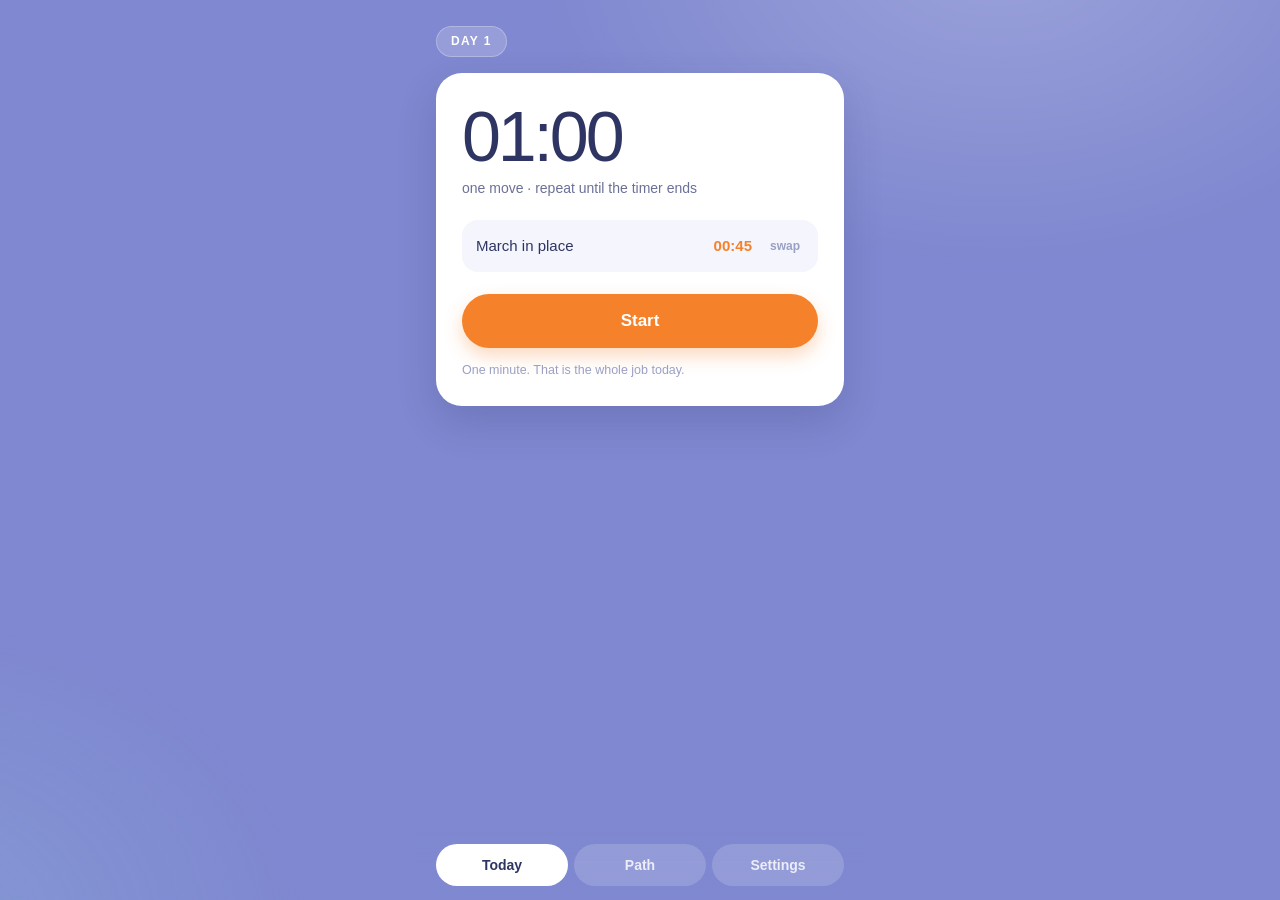
<file: index.html>
<!DOCTYPE html>
<html lang="en">
<head>
<meta charset="UTF-8">
<meta name="viewport" content="width=device-width, initial-scale=1.0, viewport-fit=cover">
<meta name="theme-color" content="#7f88d0">
<meta name="apple-mobile-web-app-capable" content="yes">
<meta name="apple-mobile-web-app-status-bar-style" content="default">
<meta name="apple-mobile-web-app-title" content="Stride">
<title>Stride</title>
<link rel="stylesheet" href="style.css">
</head>
<body>

<div id="app">

  <!-- ================= TODAY ================= -->
  <section id="screen-today" class="screen active">
    <div class="pill" id="day-pill">Day 1</div>

    <div class="card hero" id="today-idle">
      <div class="big-time" id="session-time">1:00</div>
      <div class="sub" id="session-sub">one move · repeat until the timer ends</div>
      <ul class="moves" id="move-list"></ul>
      <button id="btn-start" class="btn">Start</button>
      <p class="note hidden" id="music-note"></p>
      <p class="note" id="today-note"></p>
    </div>

    <div class="card hero hidden" id="today-running">
      <div class="big-time" id="timer-display">1:00</div>
      <div class="sub" id="running-sub"></div>

      <div class="yt-wrap hidden" id="yt-wrap">
        <div id="yt-embed"></div>
        <p class="note">If the music hasn't started, tap play in the player.</p>
      </div>

      <ul class="moves" id="running-list"></ul>

      <div class="motion hidden" id="motion-row">
        <video id="cam-preview" class="cam" playsinline muted autoplay></video>
        <span class="dot" id="motion-dot"></span>
        <span id="motion-text">Still</span>
        <span class="meter"><i id="motion-meter"></i></span>
      </div>

      <button id="btn-done" class="btn">Done</button>
      <p class="note" id="running-note"></p>
    </div>

    <div class="card hero hidden" id="today-complete">
      <div class="big-time">90</div>
      <div class="sub">days complete</div>
      <h2 class="h2">You built it.</h2>
      <p class="note">Ninety sessions, a minute at a time. That is how habits actually form.</p>
    </div>
  </section>

  <!-- ================= PATH ================= -->
  <section id="screen-journey" class="screen">
    <div class="pill">Your path</div>

    <div class="card flush">
      <div class="art" id="scene"></div>
      <div class="art-body">
        <div class="step" id="step-line">Step 0 of 90</div>
        <div class="forecast" id="forecast"></div>
        <div class="stats">
          <div><span class="n" id="stat-done">0</span><span class="l">done</span></div>
          <div><span class="n" id="stat-missed">0</span><span class="l">missed</span></div>
          <div><span class="n" id="stat-day">1</span><span class="l">day</span></div>
        </div>
      </div>
    </div>

    <p class="note center">Finish today and you move into the green. Skip and you slip back to the red. One step at a time — never a reset.</p>
  </section>

  <!-- ================= SETTINGS ================= -->
  <section id="screen-settings" class="screen">
    <div class="pill">Settings</div>

    <div class="card">
      <h2 class="h2">Music</h2>
      <div class="segmented" id="music-modes">
        <button class="seg" data-mode="builtin">Stride</button>
        <button class="seg" data-mode="none">None</button>
        <button class="seg" data-mode="file">My file</button>
        <button class="seg" data-mode="link">Link</button>
      </div>
      <p class="note" id="music-status"></p>

      <div class="sub-block hidden" id="file-row">
        <label class="filebtn">
          <input type="file" id="file-input">
          <span>Choose an audio file</span>
        </label>
        <p class="note" id="file-status"></p>
      </div>

      <div class="sub-block hidden" id="link-row">
        <input type="text" id="link-input" placeholder="https://youtube.com/...">
        <button id="btn-link-save" class="btn ghost">Save link</button>
        <p class="note" id="link-status"></p>
        <p class="note hidden" id="link-warn"></p>
      </div>
    </div>

    <div class="card">
      <h2 class="h2">Motion</h2>
      <div class="row">
        <span class="row-label">Camera watches movement</span>
        <label class="switch"><input type="checkbox" id="camera-toggle"><span class="slider"></span></label>
      </div>
      <p class="note">With this on, the music plays while you move — and the clock only runs while you move too. Video is analysed on your device and never leaves it.</p>
    </div>

    <div class="card">
      <h2 class="h2">Reminder</h2>
      <div class="row">
        <input type="time" id="reminder-time">
        <button id="btn-reminder-enable" class="btn ghost">Enable</button>
      </div>
      <p class="note" id="reminder-status"></p>
    </div>

    <div class="card">
      <h2 class="h2">Progress</h2>
      <p class="note">Saved on this device automatically. Use a backup code to carry it to another.</p>
      <div class="row wrap">
        <button id="btn-export" class="btn ghost">Copy backup code</button>
        <button id="btn-import" class="btn ghost">Restore</button>
      </div>
      <p class="note" id="backup-status"></p>
      <button id="btn-erase" class="btn danger">Erase everything</button>
    </div>
  </section>

  <nav class="nav">
    <button class="nav-btn active" data-screen="today">Today</button>
    <button class="nav-btn" data-screen="journey">Path</button>
    <button class="nav-btn" data-screen="settings">Settings</button>
  </nav>

</div>

<script src="app.js"></script>
</body>
</html>
</file>
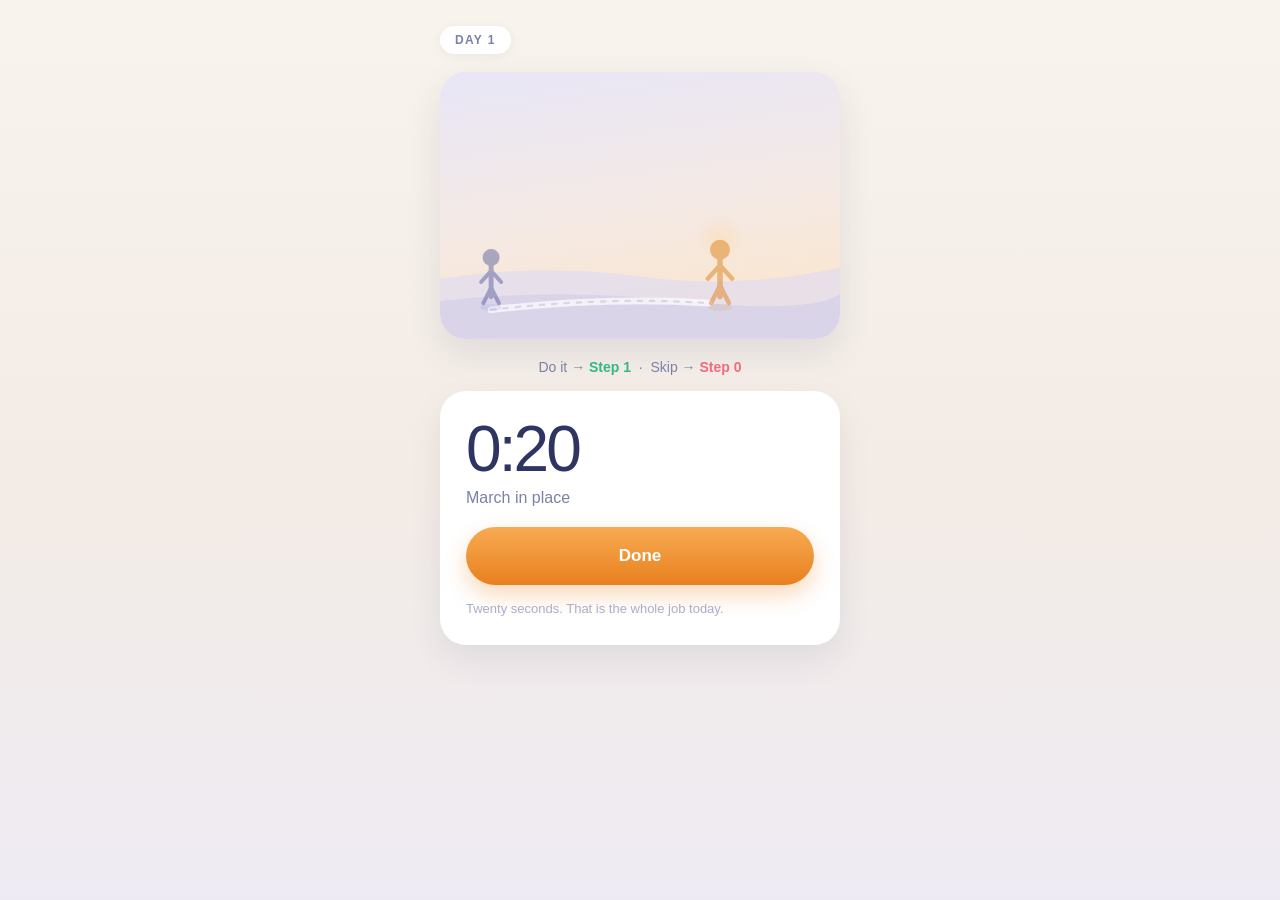
<file: lite/index.html>
<!DOCTYPE html>
<html lang="en">
<head>
<meta charset="UTF-8">
<meta name="viewport" content="width=device-width, initial-scale=1.0, viewport-fit=cover">
<meta name="theme-color" content="#f6efe6">
<meta name="apple-mobile-web-app-capable" content="yes">
<meta name="apple-mobile-web-app-status-bar-style" content="default">
<meta name="apple-mobile-web-app-title" content="Stride Lite">
<title>Stride Lite</title>
<style>
  :root{
    --ink:#2f3563; --soft:#7b81a8; --faint:#a9aec9;
    --card:#ffffff; --line:#eceef8;
    --warm:#f5a03c; --warm-deep:#e8801f;
    --cool:#6f79c9; --good:#35b785; --bad:#ef6b7d;
  }
  *{margin:0;padding:0;box-sizing:border-box;-webkit-tap-highlight-color:transparent}
  html{-webkit-text-size-adjust:100%}
  body{
    min-height:100dvh;
    background:linear-gradient(180deg,#f8f3ec 0%,#f3ece6 55%,#eeeaf3 100%);
    color:var(--ink);
    font-family:-apple-system,BlinkMacSystemFont,"Segoe UI",Inter,Roboto,Helvetica,Arial,sans-serif;
    display:flex;justify-content:center;
  }
  #app{width:100%;max-width:440px;padding:26px 20px 40px;display:flex;flex-direction:column;min-height:100dvh}

  .pill{
    align-self:flex-start;
    font-size:12px;font-weight:700;letter-spacing:.11em;text-transform:uppercase;
    color:var(--soft);background:#fff;border-radius:100px;padding:7px 15px;
    box-shadow:0 2px 10px rgba(47,53,99,.06);
  }

  .scene{margin:18px 0 4px;border-radius:26px;overflow:hidden;background:#efe9f6;
         box-shadow:0 14px 34px rgba(47,53,99,.10)}
  .scene svg{display:block;width:100%;height:auto}
  #walker{transition:transform .9s cubic-bezier(.22,.9,.3,1)}

  .line{text-align:center;font-size:14px;color:var(--soft);margin:16px 0 4px}
  .line .up{color:var(--good);font-weight:700}
  .line .down{color:var(--bad);font-weight:700}

  .card{
    background:var(--card);border-radius:26px;padding:26px;
    box-shadow:0 14px 34px rgba(47,53,99,.09);
    margin-top:12px;
  }
  .time{font-size:64px;font-weight:200;letter-spacing:-.045em;line-height:1;font-variant-numeric:tabular-nums}
  .move{font-size:16px;color:var(--soft);margin-top:8px}
  .hint{font-size:13px;color:var(--faint);margin-top:14px;line-height:1.6}

  .btn{
    width:100%;border:none;border-radius:100px;padding:19px;margin-top:20px;
    font-family:inherit;font-size:17px;font-weight:700;color:#fff;cursor:pointer;
    background:linear-gradient(180deg,#f7ab52,var(--warm-deep));
    box-shadow:0 10px 22px rgba(232,128,31,.30);
    transition:transform .1s ease;
  }
  .btn:active{transform:scale(.975)}
  .btn:disabled{opacity:.55;pointer-events:none}
  .btn.ghost{background:#f4f5fb;color:var(--ink);box-shadow:none;font-size:15px;padding:15px;margin-top:10px}

  .done-card{text-align:center}
  .done-card .big{font-size:26px;font-weight:300;letter-spacing:-.02em;margin-bottom:6px}
  .hidden{display:none!important}
</style>
</head>
<body>
<div id="app">

  <div class="pill" id="pill">Day 1</div>

  <div class="scene" id="scene"></div>

  <div class="line" id="forecast"></div>

  <div class="card" id="card-todo">
    <div class="time" id="time">0:20</div>
    <div class="move" id="move">March in place</div>
    <button class="btn" id="btn-done">Done</button>
    <p class="hint" id="hint"></p>
  </div>

  <div class="card done-card hidden" id="card-done">
    <div class="big">You moved forward.</div>
    <p class="hint" id="done-hint"></p>
    <button class="btn ghost" id="btn-undo">Undo today</button>
  </div>

</div>

<script>
'use strict';

/* Stride Lite — one screen, one button, no music, no camera.
   The whole point: see your future self, take one step toward it. */

const DAYS = 90;
const START_SEC = 20;    // twenty seconds. that is the whole first day.
const END_SEC = 1200;    // twenty minutes by day ninety

const MOVES = ['March in place', 'Squats', 'Wall push-ups', 'Plank', 'Glute bridges'];
const key = 'stride.lite.v1';

let state = { startDate: null, history: [] };

function load() {
  try { const r = localStorage.getItem(key); if (r) state = { ...state, ...JSON.parse(r) }; } catch (e) {}
}
function save() { try { localStorage.setItem(key, JSON.stringify(state)); } catch (e) {} }

const $ = (id) => document.getElementById(id);
const pad = (n) => String(n).padStart(2, '0');

function dayKey(offset) {
  const d = new Date();
  d.setDate(d.getDate() + (offset || 0));
  return d.getFullYear() + '-' + pad(d.getMonth() + 1) + '-' + pad(d.getDate());
}
function daysSince() {
  if (!state.startDate) return 0;
  const s = new Date(state.startDate + 'T00:00:00');
  const t = new Date(); t.setHours(0, 0, 0, 0);
  return Math.max(0, Math.round((t - s) / 86400000));
}
const doneToday = () => state.history.includes(dayKey());

function compute() {
  const set = new Set(state.history);
  const ds = daysSince();
  let comp = 0, missed = 0;
  for (let i = 1; i <= ds; i++) (set.has(dayKey(-i)) ? comp++ : missed++);
  if (doneToday()) comp++;
  return { comp, missed, step: Math.max(0, Math.min(DAYS, comp - missed)), day: ds + 1 };
}

function secondsFor(day) {
  const d = Math.min(Math.max(day, 1), DAYS);
  return Math.round(START_SEC + (d - 1) * ((END_SEC - START_SEC) / (DAYS - 1)));
}
function fmt(s) { s = Math.max(0, Math.round(s)); return Math.floor(s / 60) + ':' + pad(s % 60); }
function moveFor(day) {
  if (day <= 7) return MOVES[0];
  return MOVES[(day - 8) % (MOVES.length - 1) + 1];
}

/* ---------- the future self ---------- */
const W = 360, H = 240;
const clamp01 = (t) => Math.max(0, Math.min(1, t));

function sceneSVG(step) {
  const p = clamp01(step / DAYS);
  // you stand on the left, your future self waits ahead on the right
  const meX = 46 + p * 196;
  const glow = 0.35 + p * 0.65;
  const meBright = 0.45 + p * 0.55;

  return `<svg viewBox="0 0 ${W} ${H}" xmlns="http://www.w3.org/2000/svg">
  <defs>
    <linearGradient id="sky" x1="0" y1="0" x2="0.2" y2="1">
      <stop offset="0" stop-color="#e8e6f7"/>
      <stop offset="60%" stop-color="#f4e9e4"/>
      <stop offset="100%" stop-color="#fbe6cf"/>
    </linearGradient>
    <radialGradient id="halo">
      <stop offset="0" stop-color="#ffd79a" stop-opacity="${(0.85*glow).toFixed(2)}"/>
      <stop offset="100%" stop-color="#ffc478" stop-opacity="0"/>
    </radialGradient>
  </defs>

  <rect width="${W}" height="${H}" fill="url(#sky)"/>

  <!-- horizon -->
  <path d="M0 ${H} L0 186 Q 90 172 180 184 T ${W} 176 L${W} ${H} Z" fill="#e2dcef" opacity="0.75"/>
  <path d="M0 ${H} L0 206 Q 110 194 220 206 T ${W} 200 L${W} ${H} Z" fill="#d8d2ea" opacity="0.8"/>

  <!-- the path between you and your future self -->
  <path d="M46 214 Q 150 202 242 208" fill="none" stroke="#ffffff" stroke-opacity="0.7" stroke-width="6" stroke-linecap="round"/>
  <path d="M46 214 Q 150 202 242 208" fill="none" stroke="#9aa0c4" stroke-opacity="0.35" stroke-width="2" stroke-dasharray="4 7" stroke-linecap="round"/>

  <!-- future self: waiting, glowing -->
  <circle cx="252" cy="150" r="${(58*glow).toFixed(1)}" fill="url(#halo)"/>
  <g transform="translate(252 208)" opacity="${(0.55+0.45*p).toFixed(2)}">
    <ellipse cx="0" cy="4" rx="11" ry="3.2" fill="#c9a06a" opacity="0.30"/>
    <line x1="0" y1="-40" x2="0" y2="-6" stroke="#e08a2e" stroke-width="5" stroke-linecap="round"/>
    <line x1="0" y1="-16" x2="-8" y2="0" stroke="#e08a2e" stroke-width="4" stroke-linecap="round"/>
    <line x1="0" y1="-16" x2="8" y2="0" stroke="#e08a2e" stroke-width="4" stroke-linecap="round"/>
    <line x1="0" y1="-34" x2="-11" y2="-22" stroke="#e08a2e" stroke-width="4" stroke-linecap="round"/>
    <line x1="0" y1="-34" x2="11" y2="-22" stroke="#e08a2e" stroke-width="4" stroke-linecap="round"/>
    <circle cx="0" cy="-48" r="9" fill="#e08a2e"/>
  </g>

  <!-- you, today -->
  <g id="walker" transform="translate(${meX.toFixed(1)} 0)">
    <g transform="translate(0 208)" opacity="${meBright.toFixed(2)}">
      <ellipse cx="0" cy="4" rx="10" ry="3" fill="#6f79c9" opacity="0.25"/>
      <line x1="0" y1="-34" x2="0" y2="-6" stroke="#4d5598" stroke-width="4.4" stroke-linecap="round"/>
      <line x1="0" y1="-14" x2="-7" y2="0" stroke="#4d5598" stroke-width="3.6" stroke-linecap="round"/>
      <line x1="0" y1="-14" x2="7" y2="0" stroke="#4d5598" stroke-width="3.6" stroke-linecap="round"/>
      <line x1="0" y1="-29" x2="-9" y2="-19" stroke="#4d5598" stroke-width="3.6" stroke-linecap="round"/>
      <line x1="0" y1="-29" x2="9" y2="-19" stroke="#4d5598" stroke-width="3.6" stroke-linecap="round"/>
      <circle cx="0" cy="-41" r="7.6" fill="#4d5598"/>
    </g>
  </g>
</svg>`;
}

/* ---------- render ---------- */
function render() {
  const c = compute();
  $('pill').textContent = 'Day ' + c.day;
  $('scene').innerHTML = sceneSVG(c.step);

  const up = Math.min(DAYS, c.step + 1);
  const down = Math.max(0, c.step - 1);
  $('forecast').innerHTML = doneToday()
    ? `Step ${c.step} of ${DAYS} &nbsp;·&nbsp; <span class="up">you moved forward today</span>`
    : `Do it → <span class="up">Step ${up}</span> &nbsp;·&nbsp; Skip → <span class="down">Step ${down}</span>`;

  const done = doneToday();
  $('card-todo').classList.toggle('hidden', done);
  $('card-done').classList.toggle('hidden', !done);

  if (!done) {
    const secs = secondsFor(c.day);
    $('time').textContent = fmt(secs);
    $('move').textContent = moveFor(c.day);
    $('hint').textContent = c.day === 1
      ? 'Twenty seconds. That is the whole job today.'
      : 'That is all. Tap Done when you have finished.';
  } else {
    $('done-hint').textContent = 'Your future self is one step closer. Come back tomorrow.';
  }
}

function markDone() {
  if (!state.startDate) state.startDate = dayKey();
  if (!doneToday()) state.history.push(dayKey());
  save();
  render();
}
function undo() {
  state.history = state.history.filter(d => d !== dayKey());
  save();
  render();
}

load();
$('btn-done').addEventListener('click', markDone);
$('btn-undo').addEventListener('click', undo);
render();
</script>
</body>
</html>
</file>
<file: style.css>
/* Stride — muted periwinkle page, solid white cards, one warm accent.
   The illustration is the interesting part. Everything else stays quiet. */

:root {
  --page: #7f88d0;
  --page-deep: #737cc6;
  --card: #ffffff;
  --card-soft: #f4f5fd;
  --ink: #2f3563;
  --ink-soft: #6b7099;
  --ink-faint: #9aa0c4;
  --line: #e6e8f6;
  --accent: #f5822a;
  --accent-soft: #fff1e4;
  --mint: #9fdfe8;
  --good: #35b785;
  --bad: #ef6b7d;
  --r: 26px;
  --r-sm: 16px;
  --shadow: 0 16px 38px rgba(44, 50, 105, 0.20);
}

* { margin: 0; padding: 0; box-sizing: border-box; -webkit-tap-highlight-color: transparent; }
html { -webkit-text-size-adjust: 100%; }

body {
  min-height: 100dvh;
  background: var(--page);
  color: var(--ink);
  font-family: -apple-system, BlinkMacSystemFont, "Segoe UI", Inter, Roboto, Helvetica, Arial, sans-serif;
  line-height: 1.45;
  display: flex;
  justify-content: center;
  overflow-x: hidden;
}

/* one very soft wash so the flat colour has a little life */
body::before {
  content: "";
  position: fixed; inset: 0;
  pointer-events: none; z-index: 0;
  background:
    radial-gradient(760px 520px at 78% -6%, rgba(255,255,255,0.22), transparent 62%),
    radial-gradient(620px 480px at -8% 104%, rgba(159,223,232,0.20), transparent 66%);
}

#app {
  position: relative; z-index: 1;
  width: 100%; max-width: 448px;
  min-height: 100dvh;
  padding: 26px 20px 118px;
}

.screen { display: none; }
.screen.active { display: block; animation: fade 0.32s ease both; }
@keyframes fade { from { opacity: 0; transform: translateY(8px); } to { opacity: 1; transform: none; } }

/* ---------- pill ---------- */
.pill {
  display: inline-block;
  font-size: 12px; font-weight: 700;
  letter-spacing: 0.11em; text-transform: uppercase;
  color: #fff;
  background: rgba(255,255,255,0.18);
  border: 1px solid rgba(255,255,255,0.26);
  border-radius: 100px;
  padding: 6px 14px;
  margin-bottom: 16px;
}

/* ---------- cards ---------- */
.card {
  background: var(--card);
  border-radius: var(--r);
  padding: 26px;
  margin-bottom: 16px;
  box-shadow: var(--shadow);
}
.card.hero { padding: 30px 26px 26px; }
.card.flush { padding: 0; overflow: hidden; }

.h2 { font-size: 17px; font-weight: 700; margin-bottom: 6px; }

/* ---------- the number ---------- */
.big-time {
  font-size: 70px;
  font-weight: 200;
  letter-spacing: -0.045em;
  line-height: 0.98;
  font-variant-numeric: tabular-nums;
  color: var(--ink);
}
.sub {
  color: var(--ink-soft);
  font-size: 14px;
  margin-top: 6px;
  margin-bottom: 22px;
}

/* ---------- moves ---------- */
.moves { list-style: none; margin-bottom: 22px; display: flex; flex-direction: column; gap: 8px; }

.moves li {
  background: var(--card-soft);
  border-radius: var(--r-sm);
  padding: 13px 14px;
  font-size: 15px;
  display: flex; align-items: center; gap: 10px;
}
.moves li .name { flex: 1; min-width: 0; }
.moves li .t {
  color: var(--accent);
  font-weight: 700;
  font-variant-numeric: tabular-nums;
  white-space: nowrap;
}
.moves li .swap {
  background: transparent;
  border: none;
  color: var(--ink-faint);
  font-size: 12px;
  font-weight: 600;
  font-family: inherit;
  padding: 6px 4px 6px 8px;
  cursor: pointer;
  flex-shrink: 0;
}
.moves li .swap:active { color: var(--accent); }

/* ---------- buttons ---------- */
.btn {
  border: none; width: 100%;
  border-radius: 100px;
  padding: 17px;
  font-size: 17px; font-weight: 700;
  font-family: inherit;
  background: var(--accent);
  color: #fff;
  cursor: pointer;
  box-shadow: 0 8px 18px rgba(245, 130, 42, 0.30);
  transition: transform 0.1s ease;
}
.btn:active { transform: scale(0.975); }
.btn:disabled { opacity: 0.6; pointer-events: none; }
.btn.ghost {
  background: var(--card-soft);
  color: var(--ink);
  box-shadow: none;
  font-size: 14.5px;
  font-weight: 600;
  padding: 12px 18px;
  width: auto;
}
.btn.danger {
  background: transparent;
  color: var(--bad);
  box-shadow: none;
  font-size: 14.5px;
  font-weight: 600;
  padding: 12px 18px;
  border: 1px solid rgba(239,107,125,0.35);
  margin-top: 12px;
}

.hidden { display: none !important; }

.note { color: var(--ink-faint); font-size: 12.5px; line-height: 1.6; margin-top: 12px; }
.note.center { text-align: center; margin-top: 0; }

/* ---------- motion ---------- */
.motion {
  display: flex; align-items: center; gap: 8px;
  background: var(--card-soft);
  border-radius: var(--r-sm);
  padding: 11px 14px; margin-bottom: 16px;
  font-size: 13px; color: var(--ink-soft);
}
.dot { width: 8px; height: 8px; border-radius: 50%; background: var(--ink-faint); flex-shrink: 0; transition: all 0.25s ease; }
.dot.moving { background: var(--good); box-shadow: 0 0 10px rgba(53,183,133,0.6); }

/* small live camera preview — iOS will not render frames from a detached
   <video>, and seeing it also proves the camera is actually working */
.cam {
  width: 46px; height: 35px;
  border-radius: 9px;
  object-fit: cover;
  background: #1b1f3a;
  flex-shrink: 0;
  transform: scaleX(-1);   /* mirror, so it reads like a mirror */
}

/* live motion signal — so you can see what the camera is reading */
.meter {
  margin-left: auto;
  width: 74px; height: 6px;
  border-radius: 3px;
  background: var(--line);
  overflow: hidden;
  flex-shrink: 0;
}
.meter i {
  display: block;
  height: 100%;
  width: 0%;
  border-radius: 3px;
  background: var(--ink-faint);
  transition: width 0.12s linear, background 0.2s ease;
}
.meter i.hot { background: var(--good); }

/* ---------- the illustration ---------- */
.art { background: #cdd3f2; }
.art svg { display: block; width: 100%; height: auto; }

.art-body { padding: 22px 26px 26px; }

.step { font-size: 30px; font-weight: 250; letter-spacing: -0.03em; margin-bottom: 4px; }
.forecast { font-size: 14px; color: var(--ink-soft); margin-bottom: 20px; }
.forecast .up { color: var(--good); font-weight: 700; }
.forecast .down { color: var(--bad); font-weight: 700; }

.stats { display: flex; justify-content: space-between; border-top: 1px solid var(--line); padding-top: 16px; }
.stats > div { text-align: center; flex: 1; }
.stats .n { display: block; font-size: 21px; font-weight: 300; font-variant-numeric: tabular-nums; }
.stats .l { font-size: 11px; color: var(--ink-faint); text-transform: uppercase; letter-spacing: 0.08em; }

/* ---------- form bits ---------- */
.row { display: flex; align-items: center; gap: 10px; margin-top: 14px; }
.row.wrap { flex-wrap: wrap; }
.row-label { flex: 1; font-size: 15px; }

input[type="text"], input[type="time"] {
  background: var(--card-soft);
  border: 1px solid var(--line);
  color: var(--ink);
  border-radius: 14px;
  padding: 12px 14px;
  font-size: 15px; font-family: inherit;
  flex: 1; min-width: 0;
}
input[type="text"]::placeholder { color: var(--ink-faint); }
input[type="file"] { font-size: 13px; color: var(--ink-soft); width: 100%; }

.segmented {
  display: flex; gap: 4px;
  background: var(--card-soft);
  border-radius: 100px; padding: 4px; margin-top: 14px;
}
.seg {
  flex: 1; border: none; background: transparent;
  color: var(--ink-soft); font-family: inherit;
  font-size: 14px; font-weight: 600;
  padding: 10px; border-radius: 100px; cursor: pointer;
  transition: background 0.2s ease, color 0.2s ease;
}
.seg.active { background: var(--accent); color: #fff; }

.sub-block { margin-top: 14px; }

/* obvious file picker — a real button, with the input invisible on top */
.filebtn {
  position: relative;
  display: block;
  text-align: center;
  background: var(--card-soft);
  border: 1px solid var(--line);
  border-radius: 100px;
  padding: 14px;
  font-size: 15px;
  font-weight: 650;
  color: var(--ink);
  cursor: pointer;
  overflow: hidden;
}
.filebtn input[type="file"] {
  position: absolute;
  inset: 0;
  width: 100%;
  height: 100%;
  opacity: 0;
  cursor: pointer;
  font-size: 100px;   /* keeps iOS from shrinking the tap target */
}

/* youtube player — must be visible or iOS refuses to play it */
.yt-wrap {
  margin-bottom: 18px;
  border-radius: 18px;
  overflow: hidden;
  background: #1b1f3a;
  border: 1px solid var(--line);
}
.yt-wrap #yt-embed { width: 100%; height: 150px; }
.yt-wrap #yt-embed iframe { width: 100% !important; height: 150px !important; display: block; }
.yt-wrap .note { padding: 8px 14px 10px; margin: 0; color: var(--ink-faint); }

.switch { position: relative; width: 48px; height: 28px; flex-shrink: 0; }
.switch input { opacity: 0; width: 100%; height: 100%; position: absolute; margin: 0; z-index: 2; cursor: pointer; }
.slider { position: absolute; inset: 0; background: var(--line); border-radius: 14px; transition: background 0.22s ease; }
.slider::after {
  content: ""; position: absolute; top: 3px; left: 3px;
  width: 22px; height: 22px; border-radius: 50%;
  background: #fff; box-shadow: 0 1px 3px rgba(44,50,105,0.25);
  transition: transform 0.22s ease;
}
.switch input:checked + .slider { background: var(--accent); }
.switch input:checked + .slider::after { transform: translateX(20px); }

/* ---------- nav ---------- */
.nav {
  position: fixed; bottom: 0; left: 50%;
  transform: translateX(-50%);
  width: 100%; max-width: 448px;
  display: flex; gap: 6px;
  padding: 12px 20px calc(14px + env(safe-area-inset-bottom));
  background: linear-gradient(180deg, rgba(127,136,208,0) 0%, rgba(127,136,208,0.92) 46%, var(--page) 100%);
  z-index: 10; pointer-events: none;
}
.nav-btn {
  flex: 1; pointer-events: auto;
  border: none;
  background: rgba(255,255,255,0.16);
  color: rgba(255,255,255,0.82);
  font-family: inherit; font-size: 14px; font-weight: 600;
  padding: 13px; border-radius: 100px; cursor: pointer;
  transition: background 0.2s ease, color 0.2s ease;
}
.nav-btn.active { background: #fff; color: var(--ink); }
</file>
